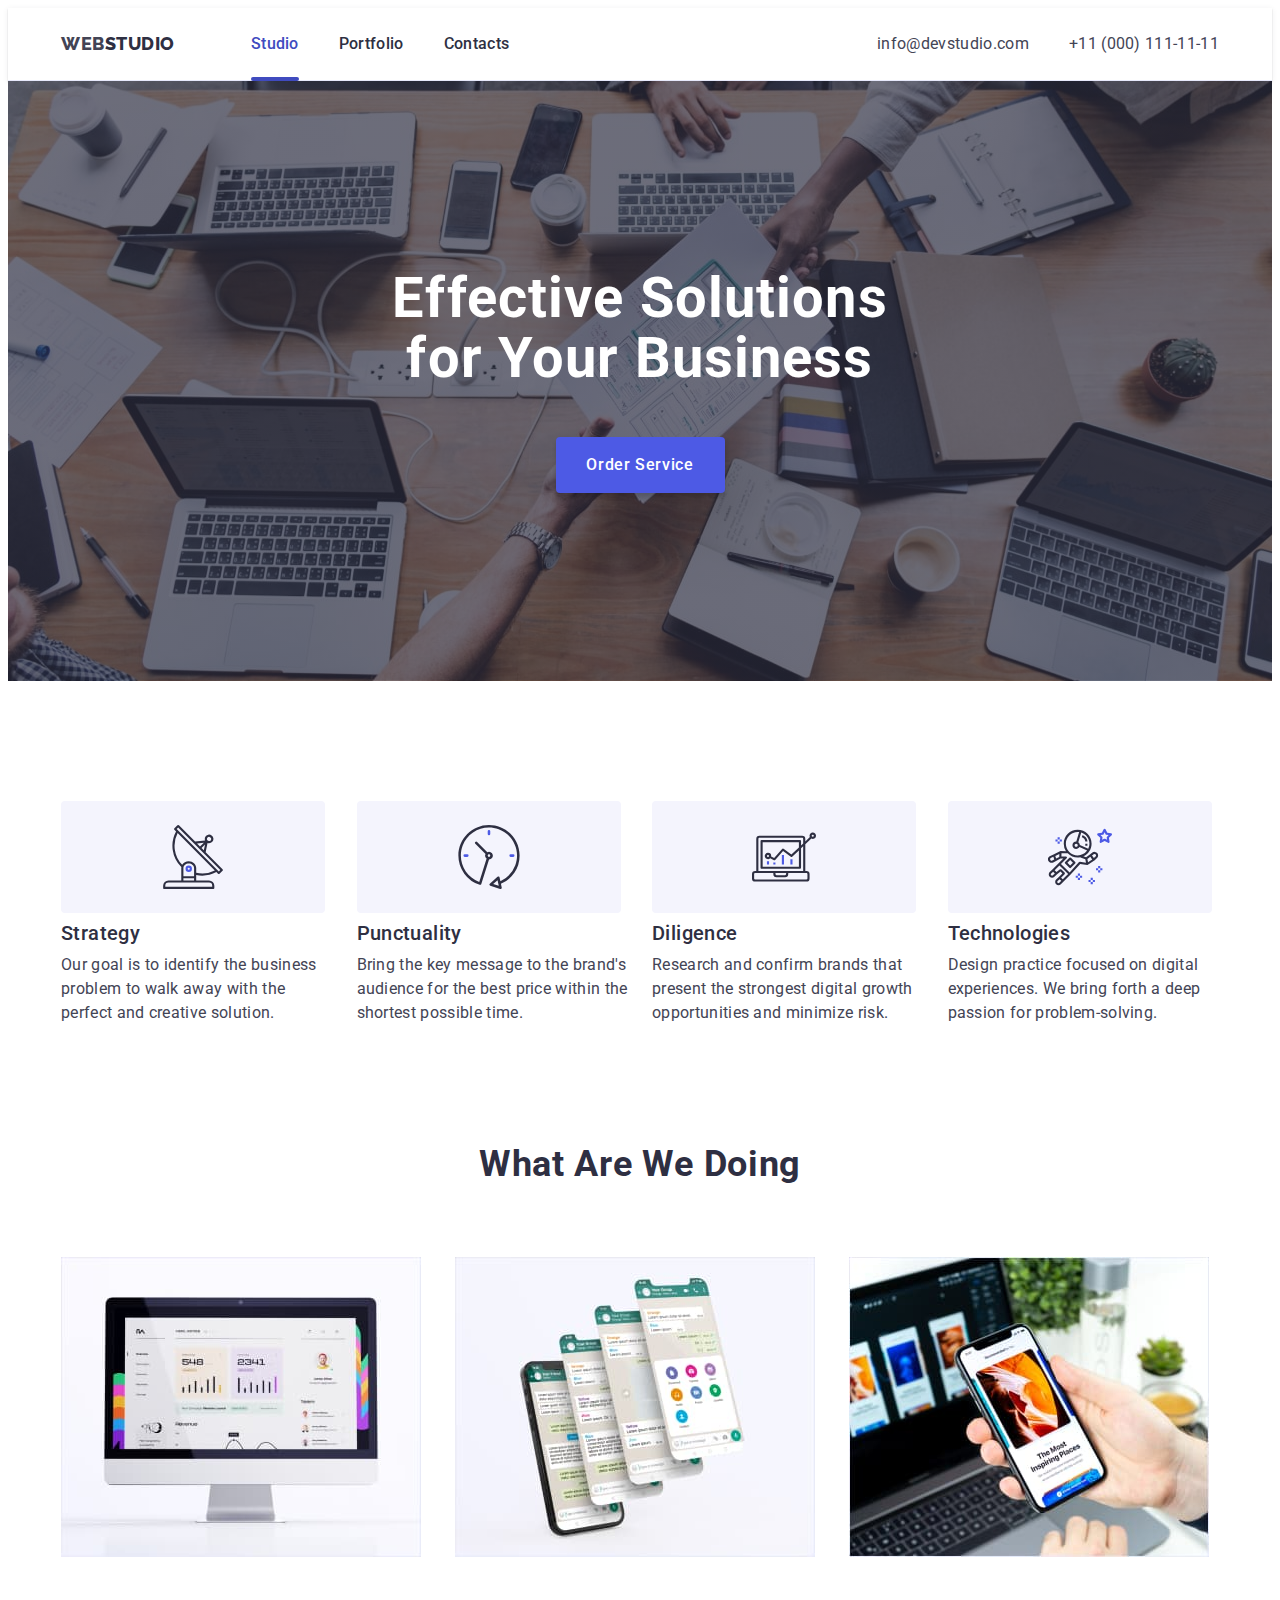
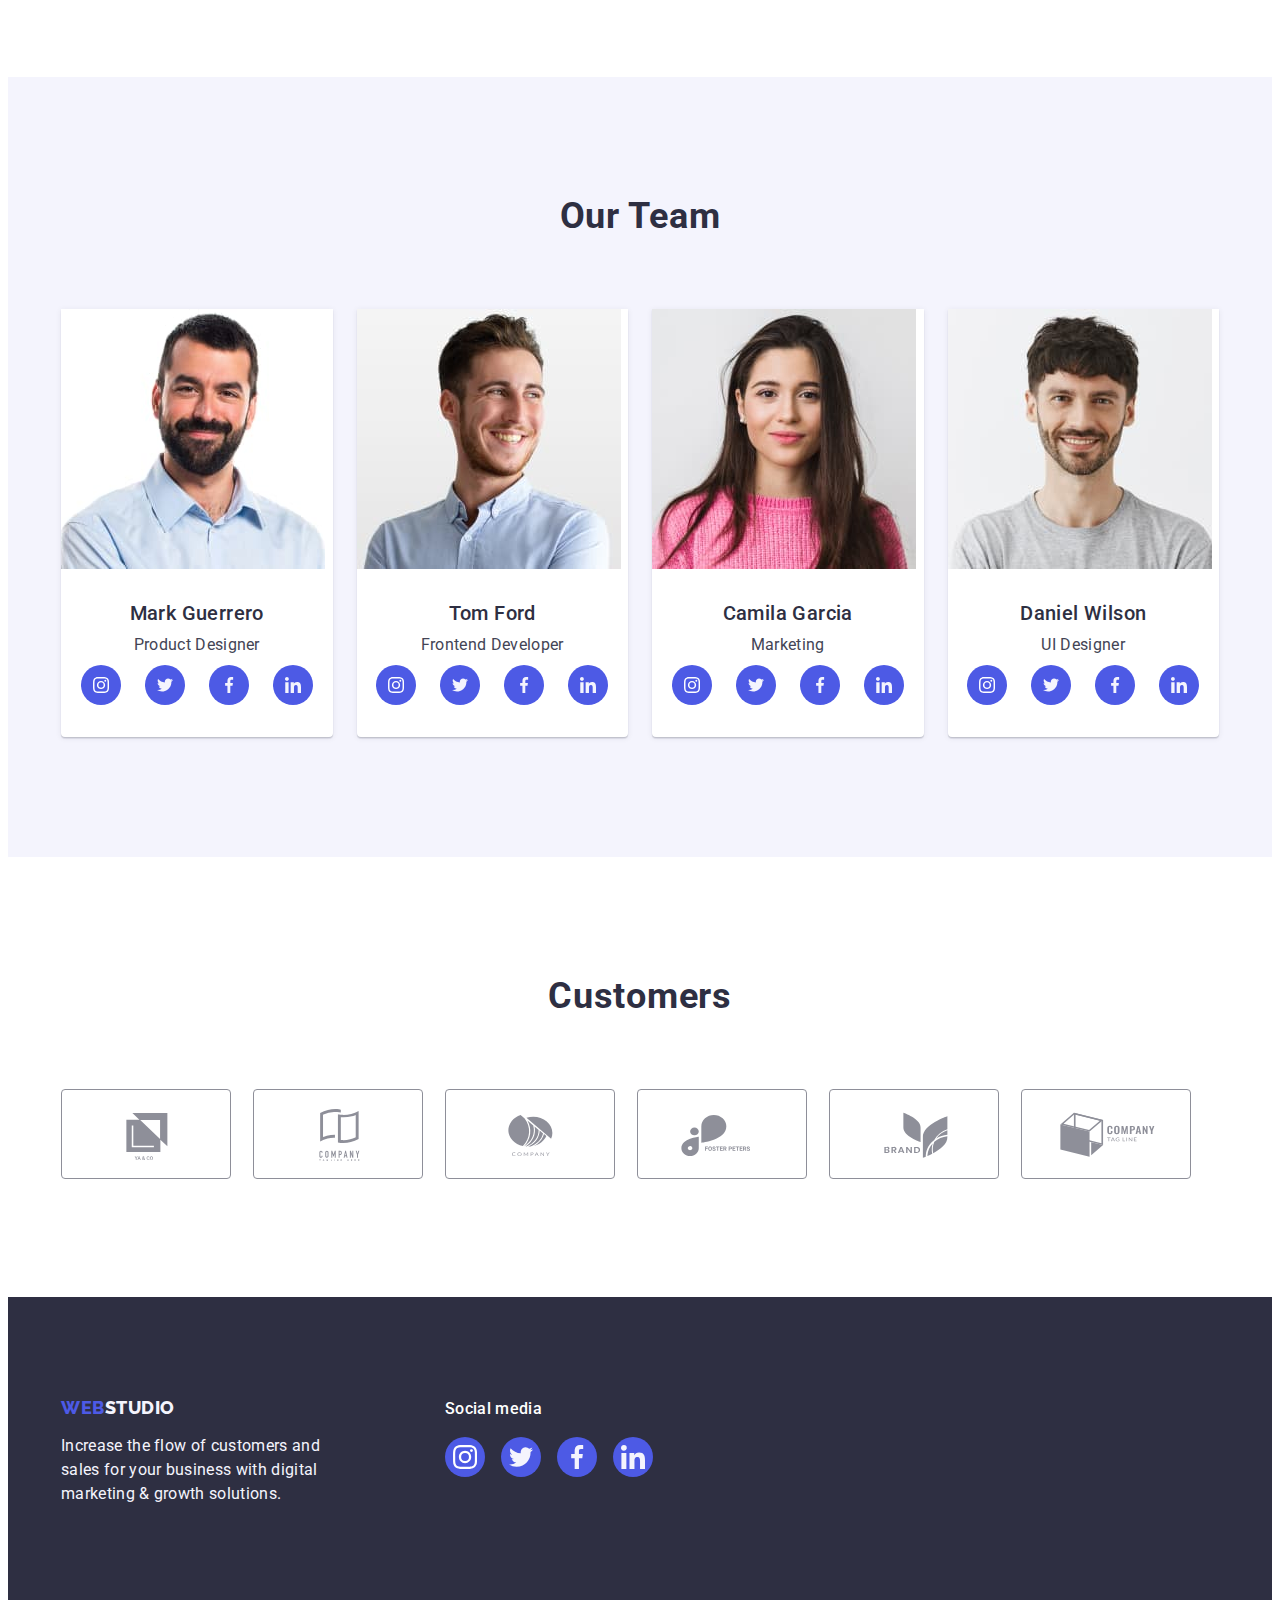
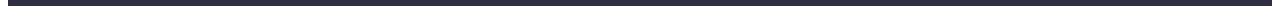
<file: index.html>
<!DOCTYPE html>
<html lang="en">

<head>
    <meta charset="UTF-8">
    <meta http-equiv="X-UA-Compatible" content="IE=edge">
    <meta name="viewport" content="width=device-width, initial-scale=1.0">
    <title>Document</title>
    <link rel="stylesheet" href="https://cdnjs.cloudflare.com/ajax/libs/modern-normalize/2.0.0/modern-normalize.min.css"
        integrity="sha512-4xo8blKMVCiXpTaLzQSLSw3KFOVPWhm/TRtuPVc4WG6kUgjH6J03IBuG7JZPkcWMxJ5huwaBpOpnwYElP/m6wg=="
        crossorigin="anonymous" referrerpolicy="no-referrer" />
    <link rel="preconnect" href="https://fonts.googleapis.com">
    <link rel="preconnect" href="https://fonts.gstatic.com" crossorigin>
    <link
        href="https://fonts.googleapis.com/css2?family=Raleway:ital,wght@0,800;1,800&family=Roboto:ital,wght@0,400;0,500;0,700;0,900;1,400;1,500;1,700;1,900&display=swap"
        rel="stylesheet">
    <link rel="stylesheet" href="./css/styles.css" />
</head>

<body>
    <header class="header">
        <div class="container header-container">
            <nav class="nav">
                <a href="./index.html" class="logo link">Web<span class="part-logo">Studio</span></a>
                <ul class="page-nav list">
                    <li class="title-nav">
                        <a class="link current" href="./index.html">Studio</a>
                    </li>
                    <li class="title-nav">
                        <a class="link" href="./portfolio.html">Portfolio</a>
                    </li>
                    <li class="title-nav">
                        <a class="link" href="">Contacts</a>
                    </li>
                </ul>
            </nav>
            <address class="address">
                <ul class="address-link list">
                    <li>
                        <a class="link" href="mailto:info@devstudio.com">info@devstudio.com</a>
                    </li>
                    <li>
                        <a class="link" href="tel:+110001111111">+11 (000) 111-11-11</a>
                    </li>
                </ul>
            </address>
        </div>
    </header>
    <main>
        <section class="hero">
            <div class="container container-hero">
                <h1 class="title-hero">
                    Effective Solutions
                    for Your Business
                </h1>
                <button type="button" class="order-button" data-modal-open>Order Service</button>
            </div>
        </section>
        <section class="our-advantages">
            <div class="container container-advantages">
                <h2 hidden class="title visually-hidden">Features</h2>
                <ul class="list list-advantages">
                    <li class="advantages">
                        <div class="icon-adv">
                            <svg class="advantages-icon" width="64" height="64">
                                <use href="./images/icons.svg#icon-antenna"></use>
                            </svg>
                        </div>
                        <h3 class="title-advantages">Strategy</h3>
                        <p class="text">Our goal is to identify the business
                            problem to walk away with the perfect and creative solution. </p>
                    </li>
                    <li class="advantages">
                        <div class="icon-adv">
                            <svg class="advantages-icon" width="64" height="64">
                                <use href="./images/icons.svg#icon-clock"></use>
                            </svg>
                        </div>
                        <h3 class="title-advantages">Punctuality</h3>
                        <p class="text">Bring the key message to the brand's audience for the best price within the
                            shortest
                            possible
                            time.
                        </p>
                    </li>
                    <li class="advantages">
                        <div class="icon-adv">
                            <svg class="advantages-icon" width="64" height="64">
                                <use href="./images/icons.svg#icon-diagram"></use>
                            </svg>
                        </div>
                        <h3 class="title-advantages">Diligence</h3>
                        <p class="text">Research and confirm brands that present the strongest digital growth
                            opportunities
                            and minimize
                            risk.</p>
                    </li>
                    <li class="advantages">
                        <div class="icon-adv">
                            <svg class="advantages-icon" width="64" height="64">
                                <use href="./images/icons.svg#icon-astronaut"></use>
                            </svg>
                        </div>
                        <h3 class="title-advantages">Technologies</h3>
                        <p class="text">Design practice focused on digital experiences. We bring forth a deep passion
                            for
                            problem-solving.
                        </p>
                    </li>
                </ul>
            </div>
        </section>
        <section class="our-work">
            <div class="container work-container">
                <h2 class="exempl-work">What are we doing</h2>
                <ul class="list list-work">
                    <li class="work-photo"><img src="./images/img_1.jpg" alt="monitor of PC" width="360" height="300">
                    </li>
                    <li class="work-photo"><img src="./images/img_2.jpg" alt="phone screen" width="360" height="300">
                    </li>
                    <li class="work-photo"><img src="./images/img_3.jpg" alt="screen laptop and phone" width="360"
                            height="300"></li>
                </ul>
            </div>
        </section>
        <section class="our-team">
            <div class="container team-container">
                <h2 class="our-team-title">Our Team</h2>
                <ul class="list team">
                    <li class="photo-team">
                        <img src="./images/img.jpg" alt="photo of Mark Guerrero" width="264" height="260">
                        <div class="team-text">
                            <h3 class="title-h">Mark Guerrero</h3>
                            <p class="text">Product Designer</p>
                            <ul class="group-social-icon">
                                <li class="social-icon-link">
                                <a href="#" class="social-icon">
                                    <svg class="soc-icon" width="16" height="16">
                                        <use href="./images/icons.svg#icon-instagram"></use>
                                    </svg>
                                </a></li>
                                <li class="social-icon-link">
                                <a href="#"  class="social-icon">
                                    <svg class="soc-icon" width="16" height="16">
                                        <use href="./images/icons.svg#icon-twitter"></use>
                                    </svg>
                                </a></li>
                                <li class="social-icon-link">
                                <a href="#"  class="social-icon">
                                    <svg class="soc-icon" width="16" height="16">
                                        <use href="./images/icons.svg#icon-facebook"></use>
                                    </svg>
                                </a></li>
                                <li class="social-icon-link">
                                <a href="#" class="social-icon">
                                    <svg class="soc-icon" width="16" height="16">
                                        <use href="./images/icons.svg#icon-linkedin"></use>
                                    </svg>
                                </a></li>
                            </ul>
                        </div>
                    </li>
                    <li class="photo-team">
                        <img src="./images/img_12.jpg" alt="photo of Tom Ford" width="264" height="260">
                        <div class="team-text">
                            <h3 class="title-h">Tom Ford</h3>
                            <p class="text">Frontend Developer</p>
                            <ul class="group-social-icon">
                                <li class="social-icon-link">
                                <a href="#" class="social-icon">
                                    <svg class="soc-icon" width="16" height="16">
                                        <use href="./images/icons.svg#icon-instagram"></use>
                                    </svg>
                                </a></li>
                                <li class="social-icon-link">
                                <a href="#"  class="social-icon">
                                    <svg class="soc-icon" width="16" height="16">
                                        <use href="./images/icons.svg#icon-twitter"></use>
                                    </svg>
                                </a></li>
                                <li class="social-icon-link">
                                <a href="#"  class="social-icon">
                                    <svg class="soc-icon" width="16" height="16">
                                        <use href="./images/icons.svg#icon-facebook"></use>
                                    </svg>
                                </a></li>
                                <li class="social-icon-link">
                                <a href="#" class="social-icon">
                                    <svg class="soc-icon" width="16" height="16">
                                        <use href="./images/icons.svg#icon-linkedin"></use>
                                    </svg>
                                </a></li>
                            </ul>
                        </div>
                    </li>
                    <li class="photo-team">
                        <img src="./images/img_22.jpg" alt="photo of Camila Garcia" width="264" height="260">
                        <div class="team-text">
                            <h3 class="title-h">Camila Garcia</h3>
                            <p class="text">Marketing</p>
                            <ul class="group-social-icon">
                                <li class="social-icon-link">
                                <a href="#" class="social-icon">
                                    <svg class="soc-icon" width="16" height="16">
                                        <use href="./images/icons.svg#icon-instagram"></use>
                                    </svg>
                                </a></li>
                                <li class="social-icon-link">
                                <a href="#"  class="social-icon">
                                    <svg class="soc-icon" width="16" height="16">
                                        <use href="./images/icons.svg#icon-twitter"></use>
                                    </svg>
                                </a></li>
                                <li class="social-icon-link">
                                <a href="#"  class="social-icon">
                                    <svg class="soc-icon" width="16" height="16">
                                        <use href="./images/icons.svg#icon-facebook"></use>
                                    </svg>
                                </a></li>
                                <li class="social-icon-link">
                                <a href="#" class="social-icon">
                                    <svg class="soc-icon" width="16" height="16">
                                        <use href="./images/icons.svg#icon-linkedin"></use>
                                    </svg>
                                </a></li>
                            </ul>
                        </div>
                    </li>
                    <li class="photo-team">
                        <img src="./images/img_32.jpg" alt="photo of Daniel Wilson" width="264" height="260">
                        <div class="team-text">
                            <h3 class="title-h">Daniel Wilson</h3>
                            <p class="text">UI Designer</p>
                            <ul class="group-social-icon">
                                <li class="social-icon-link">
                                <a href="#" class="social-icon">
                                    <svg class="soc-icon" width="16" height="16">
                                        <use href="./images/icons.svg#icon-instagram"></use>
                                    </svg>
                                </a></li>
                                <li class="social-icon-link">
                                <a href="#"  class="social-icon">
                                    <svg class="soc-icon" width="16" height="16">
                                        <use href="./images/icons.svg#icon-twitter"></use>
                                    </svg>
                                </a></li>
                                <li class="social-icon-link">
                                <a href="#"  class="social-icon">
                                    <svg class="soc-icon" width="16" height="16">
                                        <use href="./images/icons.svg#icon-facebook"></use>
                                    </svg>
                                </a></li>
                                <li class="social-icon-link">
                                <a href="#" class="social-icon">
                                    <svg class="soc-icon" width="16" height="16">
                                        <use href="./images/icons.svg#icon-linkedin"></use>
                                    </svg>
                                </a></li>
                            </ul>
                        </div>
                    </li>
                </ul>
            </div>
        </section>
        <section class="customers">
            <div class="container customers-conteiner">
                <h2 class="customers-title">Customers</h2>
                <ul class="group-icon-customers">
                    <li class="border-icon">
                        <a  href="#" class="icon-group link">
                        <svg class="customers-icon" width="104" height="56">
                            <use href="./images/icons.svg#icon-Logo"></use>
                        </svg></a>
                    </li>
                    <li class="border-icon"> 
                        <a href="#"  class="icon-group link">
                        <svg class="customers-icon" width="104" height="56">
                            <use href="./images/icons.svg#icon-Logo-1"></use>
                        </svg></a>
                    </li>
                    <li class="border-icon"> 
                        <a href="#"  class="icon-group link">
                        <svg class="customers-icon" width="104" height="56">
                            <use href="./images/icons.svg#icon-Logo-2"></use>
                        </svg></a>
                    </li>
                   <li class="border-icon"> 
                        <a  href="#" class="icon-group link">
                        <svg class="customers-icon" width="104" height="56">
                            <use href="./images/icons.svg#icon-Logo-3"></use>
                        </svg></a>
                    </li>
                    <li class="border-icon"> 
                        <a  href="#" class="icon-group link">
                        <svg class="customers-icon" width="104" height="56">
                            <use href="./images/icons.svg#icon-Logo-4"></use>
                        </svg></a>
                    </li>
                    <li class="border-icon"> 
                        <a href="#"  class="icon-group link">
                        <svg class="customers-icon" width="104" height="56">
                            <use href="./images/icons.svg#icon-Logo-5"></use>
                        </svg></a>
                    </li>
                </ul>
            </div>
        </section>
    </main>
    <footer class="footer">
        <div class="container container-foot">
            <div class="about-us">
            <a href="./index.html" class="logo-two link">Web<span class="part-logo-two">Studio</span></a>
            <p class="footer-text text">Increase the flow of customers and sales for your business with digital
                marketing & growth solutions.</p>
            </div>
        
        <div class="container-foot-social">
            <p class="title-soc-foot">Social media</p>
            <ul class="group-foot-icon">
                <li class="social-link-foot">
                <a href="#" class="social-icon-foot">
                    <svg class="soc-icon-foot" width="24" height="24">
                        <use href="./images/icons.svg#icon-instagram"></use>
                    </svg>
                </a></li>
                <li class="social-link-foot">
                    <a href="#" class="social-icon-foot">
                        <svg class="soc-icon-foot" width="24" height="24">
                        <use href="./images/icons.svg#icon-twitter"></use>
                    </svg>
                </a></li>
                <li class="social-link-foot">
                    <a href="#" class="social-icon-foot">
                        <svg class="soc-icon-foot" width="24" height="24">
                        <use href="./images/icons.svg#icon-facebook"></use>
                    </svg>
                </a></li>
                <li class="social-link-foot">
                    <a href="#" class="social-icon-foot">
                        <svg class="soc-icon-foot" width="24" height="24">
                        <use href="./images/icons.svg#icon-linkedin"></use>
                    </svg>
                </a></li>
            </ul>
        </div>
    </div>
    </footer>
    <div  class="backdrop is-hidden" data-modal>
        <div class="modal">
            <button type="button" class="button-close" data-modal-close>
                <svg class="icon-mode" width="8" height="8">
                    <use href="./images/icons.svg#icon-close"></use>
                </svg>
            </button>
        </div>
    </div>
    <script src="./js/modal.js"></script>

</body>

</html>
</file>
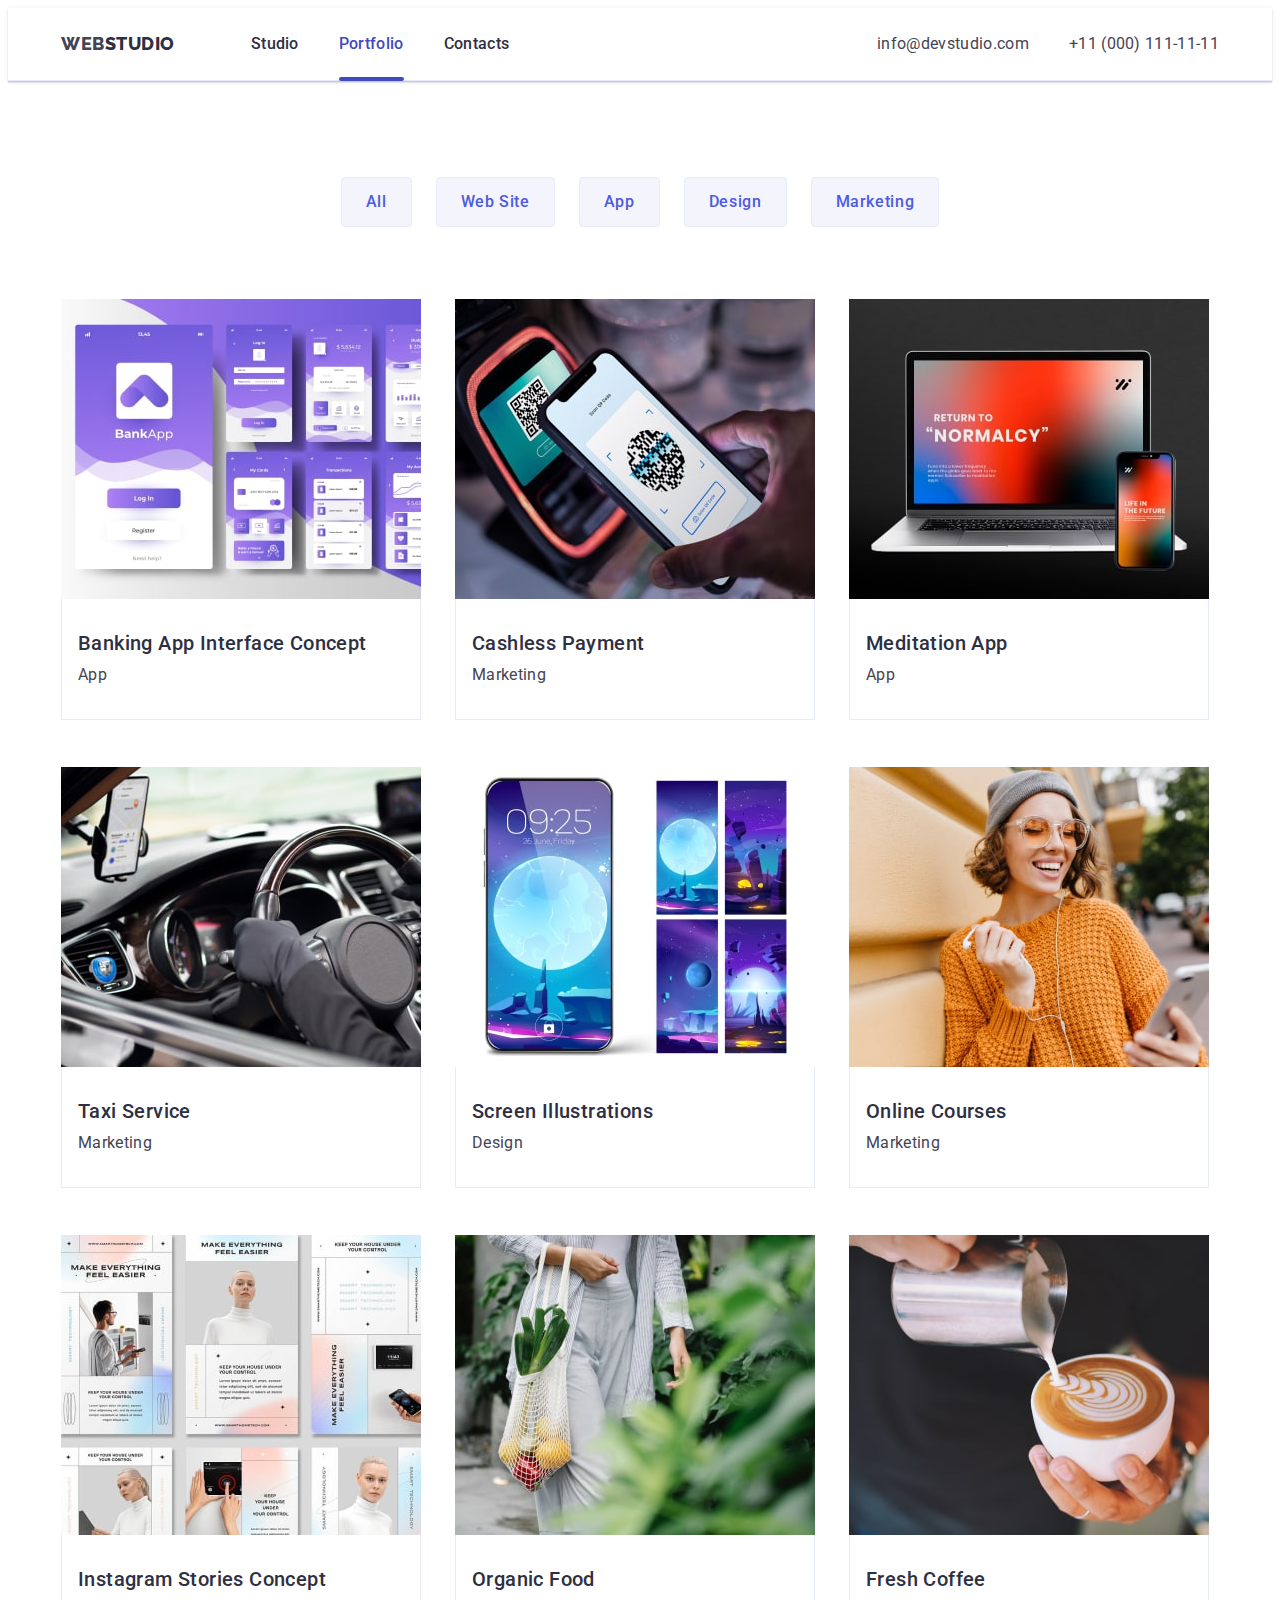
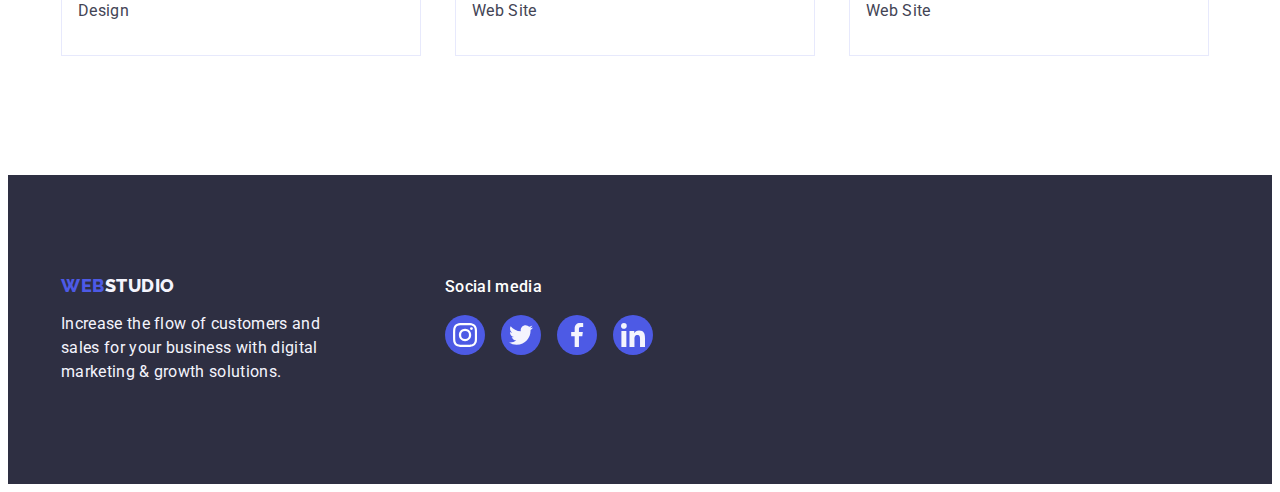
<file: portfolio.html>
<!DOCTYPE html>
<html lang="en">

<head>
    <meta charset="UTF-8">
    <meta http-equiv="X-UA-Compatible" content="IE=edge">
    <meta name="viewport" content="width=device-width, initial-scale=1.0">
    <title>Document</title>
    <link rel="stylesheet" href="https://cdnjs.cloudflare.com/ajax/libs/modern-normalize/2.0.0/modern-normalize.min.css"
        integrity="sha512-4xo8blKMVCiXpTaLzQSLSw3KFOVPWhm/TRtuPVc4WG6kUgjH6J03IBuG7JZPkcWMxJ5huwaBpOpnwYElP/m6wg=="
        crossorigin="anonymous" referrerpolicy="no-referrer" />
    <link rel="preconnect" href="https://fonts.googleapis.com">
    <link rel="preconnect" href="https://fonts.googleapis.com">
    <link rel="preconnect" href="https://fonts.gstatic.com" crossorigin>
    <link
        href="https://fonts.googleapis.com/css2?family=Raleway:ital,wght@0,800;1,800&family=Roboto:ital,wght@0,400;0,500;0,700;0,900;1,400;1,500;1,700;1,900&display=swap"
        rel="stylesheet">
    <link rel="stylesheet" href="./css/styles.css" />
</head>

<body>
    <header class="header">
        <div class="container header-container">
            <nav class="nav">
                <a href="./index.html" class="logo link">Web<span class="part-logo">Studio</span></a>
                <ul class="page-nav list">
                    <li class="title-nav">
                        <a class="link" href="./index.html">Studio</a>
                    </li>
                    <li class="title-nav">
                        <a class="link current" href="./portfolio.html">Portfolio</a>
                    </li>
                    <li class="title-nav">
                        <a class="link" href="">Contacts</a>
                    </li>
                </ul>
            </nav>
            <address class="address">
                <ul class="address-link list">
                    <li>
                        <a class="link" href="mailto:info@devstudio.com">info@devstudio.com</a>
                    </li>
                    <li>
                        <a class="link" href="tel:+110001111111">+11 (000) 111-11-11</a>
                    </li>
                </ul>
            </address>
        </div>
    </header>
    <main>
        <section class="portfolio-content">
            <div class="all-main container">

                <h1 hidden class="visually-hidden">Filter</h1>
                <ul class="list button-list">
                    <li><button class="filter-button" type="button">All</button></li>
                    <li><button class="filter-button" type="button">Web Site</button></li>
                    <li><button class="filter-button" type="button">App</button></li>
                    <li><button class="filter-button" type="button">Design</button></li>
                    <li><button class="filter-button" type="button">Marketing</button></li>
                </ul>


                <ul class="list content-list">
                    <li class="part-content">
                        <a href="" class="link one-exempl">
                            <div class="father-block">
                                <img src="./images/p_1.jpg" alt="banking app" width="360" height="300">
                                <p class="block-cover">
                                    14 Stylish and User-Friendly App Design Concepts ·
                                    Task Manager App · Calorie Tracker
                                    App · Exotic Fruit Ecommerce App ·
                                    Cloud Storage App</p>
                            </div>
                            <div class="text-exemple">
                                <h2 class="exempl">Banking App Interface Concept</h2>
                                <p class="text">App</p>
                            </div>

                        </a>
                    </li>
                    <li class="part-content">
                        <a href="" class="link one-exempl">
                            <div class="father-block">
                                <img src="./images/p_2.jpg" alt="banking app" width="360" height="300">
                                <p class="block-cover">
                                    14 Stylish and User-Friendly App Design Concepts ·
                                    Task Manager App · Calorie Tracker
                                    App · Exotic Fruit Ecommerce App ·
                                    Cloud Storage App</p>
                            </div>
                            <div class="text-exemple">
                                <h2 class="exempl">Cashless Payment</h2>
                                <p class="text">Marketing</p>
                            </div>
                        </a>
                    </li>
                    <li class="part-content">
                        <a href="" class="link one-exempl">
                            <div class="father-block">
                                <img src="./images/p_3.jpg" alt="banking app" width="360" height="300">
                                <p class="block-cover">
                                    14 Stylish and User-Friendly App Design Concepts ·
                                    Task Manager App · Calorie Tracker
                                    App · Exotic Fruit Ecommerce App ·
                                    Cloud Storage App</p>
                            </div>
                            <div class="text-exemple">
                                <h2 class="exempl">Meditation App</h2>
                                <p class="text">App</p>
                            </div>
                        </a>
                    </li>

                    <li class="part-content">
                        <a href="" class="link one-exempl">
                            <div class="father-block">
                                <img src="./images/p_4.jpg" alt="banking app" width="360" height="300">
                                <p class="block-cover">
                                    14 Stylish and User-Friendly App Design Concepts ·
                                    Task Manager App · Calorie Tracker
                                    App · Exotic Fruit Ecommerce App ·
                                    Cloud Storage App</p>
                            </div>
                            <div class="text-exemple">
                                <h2 class="exempl">Taxi Service</h2>
                                <p class="text">Marketing</p>
                            </div>
                        </a>
                    </li>
                    <li class="part-content">
                        <a href="" class="link one-exempl">
                            <div class="father-block">
                                <img src="./images/p_5.jpg" alt="banking app" width="360" height="300">
                                <p class="block-cover">
                                    14 Stylish and User-Friendly App Design Concepts ·
                                    Task Manager App · Calorie Tracker
                                    App · Exotic Fruit Ecommerce App ·
                                    Cloud Storage App</p>
                            </div>
                            <div class="text-exemple">
                                <h2 class="exempl">Screen Illustrations</h2>
                                <p class="text">Design</p>
                            </div>
                        </a>
                    </li>
                    <li class="part-content">
                        <a href="" class="link one-exempl">
                            <div class="father-block">
                                <img src="./images/p_6.jpg" alt="banking app" width="360" height="300">
                                <p class="block-cover">
                                    14 Stylish and User-Friendly App Design Concepts ·
                                    Task Manager App · Calorie Tracker
                                    App · Exotic Fruit Ecommerce App ·
                                    Cloud Storage App</p>
                            </div>
                            <div class="text-exemple">
                                <h2 class="exempl">Online Courses</h2>
                                <p class="text">Marketing</p>
                            </div>
                        </a>
                    </li>

                    <li class="part-content">
                        <a href="" class="link one-exempl">
                            <div class="father-block">
                                <img src="./images/p_7.jpg" alt="banking app" width="360" height="300">
                                <p class="block-cover">
                                    14 Stylish and User-Friendly App Design Concepts ·
                                    Task Manager App · Calorie Tracker
                                    App · Exotic Fruit Ecommerce App ·
                                    Cloud Storage App</p>
                            </div>
                            <div class="text-exemple">
                                <h2 class="exempl">Instagram Stories Concept</h2>
                                <p class="text">Design</p>
                            </div>
                        </a>
                    </li>
                    <li class="part-content">
                        <a href="" class="link one-exempl">
                            <div class="father-block">
                                <img src="./images/p_8.jpg" alt="banking app" width="360" height="300">
                                <p class="block-cover">
                                    14 Stylish and User-Friendly App Design Concepts ·
                                    Task Manager App · Calorie Tracker
                                    App · Exotic Fruit Ecommerce App ·
                                    Cloud Storage App</p>
                            </div>
                            <div class="text-exemple">
                                <h2 class="exempl">Organic Food</h2>
                                <p class="text">Web Site</p>
                            </div>
                        </a>
                    </li>
                    <li class="part-content">
                        <a href="" class="link one-exempl">
                            <div class="father-block">
                                <img src="./images/p_9.jpg" alt="banking app" width="360" height="300">
                                <p class="block-cover">
                                    14 Stylish and User-Friendly App Design Concepts ·
                                    Task Manager App · Calorie Tracker
                                    App · Exotic Fruit Ecommerce App ·
                                    Cloud Storage App</p>
                            </div>
                            <div class="text-exemple">
                                <h2 class="exempl">Fresh Coffee</h2>
                                <p class="text">Web Site</p>
                            </div>
                        </a>
                    </li>

                </ul>

            </div>
        </section>
    </main>
    <footer class="footer">
        <div class="container container-foot">
            <div class="about-us">
                <a href="./index.html" class="logo-two link">Web<span class="part-logo-two">Studio</span></a>
                <p class="footer-text text">Increase the flow of customers and sales for your business with digital
                    marketing & growth solutions.</p>
            </div>

            <div class="container-foot-social">
                <p class="title-soc-foot">Social media</p>
                <ul class="group-foot-icon">
                    <li class="social-link-foot">
                        <a href="#" class="social-icon-foot">
                            <svg class="soc-icon-foot" width="24" height="24">
                                <use href="./images/icons.svg#icon-instagram"></use>
                            </svg>
                        </a>
                    </li>
                    <li class="social-link-foot">
                        <a href="#" class="social-icon-foot">
                            <svg class="soc-icon-foot" width="24" height="24">
                                <use href="./images/icons.svg#icon-twitter"></use>
                            </svg>
                        </a>
                    </li>
                    <li class="social-link-foot">
                        <a href="#" class="social-icon-foot">
                            <svg class="soc-icon-foot" width="24" height="24">
                                <use href="./images/icons.svg#icon-facebook"></use>
                            </svg>
                        </a>
                    </li>
                    <li class="social-link-foot">
                        <a href="#" class="social-icon-foot">
                            <svg class="soc-icon-foot" width="24" height="24">
                                <use href="./images/icons.svg#icon-linkedin"></use>
                            </svg>
                        </a>
                    </li>
                </ul>
            </div>
        </div>
    </footer>
</body>

</html>
</file>
<file: css/styles.css>
:root {
    --site-color: #434455;
    --site-color-two: #2E2F42;
    --button-color-logo: #4D5AE5;
    --focus-button: #404BBF;
    --light-background: #F4F4FD;
    --white: #FFFFFF;
    --transition: 250ms cubic-bezier(0.4, 0, 0.2, 1);
}

body {
    color: var(--site-color);
    font-family: "Roboto", sans-serif;
    font-size: 16px;
    background-color: var(--white);
}

/* глобальне скидання стилів */
p,
h1,
h2,
h3,
h4,
h5,
h6 {
    margin-top: 0;
    margin-bottom: 0;
}

ul {
    margin-top: 0;
    margin-bottom: 0;
    list-style-type: none;
    padding-left: 0;
}

img {
    display: block;
    
}

/* глобальне скидання стилів */
h1 {
    font-weight: bold;
    font-size: 56px;
    line-height: 1.07;
    text-align: center;
    letter-spacing: 0.02em;
}

h2 {
    font-weight: bold;
    font-size: 36px;
    text-align: center;
    line-height: 1.11;
    text-transform: capitalize;
    letter-spacing: 0.02em;
    color: var(--site-color-two);
}

h3 {
    font-weight: 500;
    font-size: 20px;
    line-height: 1.2;
    letter-spacing: 0.02em;
    color: var(--site-color-two);
}



footer {
    background-color: var(--site-color-two);
}

.visually-hidden {
    position: absolute;
    width: 1px;
    height: 1px;
    margin: -1px;
    border: 0;
    padding: 0;
    white-space: nowrap;
    clip-path: inset(100%);
    clip: rect(0 0 0 0);
    overflow: hidden;
}

.list {
    list-style-type: none;
    padding-left: 0;
}

.link {
    text-decoration: none;
}

.container {
    width: 100%;
    max-width: 1158px;
    /* display: flex;
    flex-direction: row; */
    margin-left: auto;
    margin-right: auto;
    padding-right: 15px;
    padding-left: 15px;
}

/*!--------header------*/
header {
    border-bottom: 1px solid #E7E9FC;
 box-shadow: 0px 2px 1px rgba(46, 47, 66, 0.08), 
   0px 1px 1px rgba(46, 47, 66, 0.16), 
   0px 1px 6px rgba(46, 47, 66, 0.08); 

}

nav {
    display: flex;
    flex-direction: row;
    align-items: center;
    
    
}

.header-container {
    display: flex;
    align-items: center;
  
}

.page-nav {
    display: flex;
    justify-content: space-between;
    gap: 40px;
   
}

.page-nav .link {
    display: flex;
    color: var(--site-color-two);
    font-size: 16px;
    font-weight: 500;
    line-height: 1.5;
    letter-spacing: 0.02em;
    padding: 24px 0;
    transition: color 250ms cubic-bezier(0.4, 0, 0.2, 1);
}

.page-nav .link:hover,
.page-nav .link:focus {
    color: var(--focus-button);
}

.logo {
    margin-right: 76px;
}

address {
    display: flex;
    align-items: center;
    margin-left: auto;

}

.address-link {
    display: flex;
    font-style: normal;
    gap: 40px;
    
}

.address-link .link {
    font-family: "Roboto", sans-serif;
    color: var(--site-color);
    line-height: 1.5;
    letter-spacing: 0.02em;
    transition: color 250ms cubic-bezier(0.4, 0, 0.2, 1);
}

.address-link .link:hover,
.address-link .link:focus {
    color: var(--focus-button);
}
.title-nav .current{
    color: var(--focus-button);
}
.current {
    position: relative;
 
}

.current::after{
    content: "";
    position: absolute;
    width: 100%;
    height: 4px;
    background-color: var(--focus-button);
    border-radius: 2px;
    left: 0;
    bottom: -1px;
}
/* header end */
/* main */
/* 1section */
.hero {
    display: flex;
    background-color: var(--site-color-two);
    color: var(--white);
    padding: 188px 0;
    background-image:  linear-gradient(rgba(46, 47, 66, 0.7), rgba(46, 47, 66, 0.7)), url(../images/people-office.jpg);
    background-position: center;
    background-size: cover;
    max-width: 1440px;
    background-repeat: no-repeat;
    margin: 0 auto;
}

.container-hero {
    display: flex;
    flex-direction: column;
    justify-content: center;
    align-items: center;
    gap: 48px;

}

.title-hero {
    display: flex;
    max-width: 496px;
}


.order-button {
    font-family: "Roboto", sans-serif;
    background: var(--button-color-logo);
    color: var(--white);
    font-weight: 500;
    font-size: 16px;
    line-height: 1.5;
    text-align: center;
    letter-spacing: 0.04em;
    cursor: pointer;
    display: block;
    margin: auto;
    min-width: 169px;
    height: 56px;
    border: none;
    box-shadow: 0px 4px 4px rgba(0, 0, 0, 0.15);
    border-radius: 4px;
    transition: background-color var(--transition);
}


.order-button:hover,
.order-button:focus {
    background-color: var(--focus-button);
}


/* 1section */
/* 2section */
.our-advantages {
    padding: 120px 0;
}

.container-advantages {
    display: flex;
}

.list-advantages {
    display: flex;
    gap: 24px;
}

.icon-adv {
    width: 264px;
    height: 112px;
    background: #F4F4FD;
    border-radius: 4px;
    margin-bottom: 8px;
    display: flex;
    align-items: center;
    justify-content: center;
}

.advantages {
    display: flex;
    flex-direction: column;
    width: calc((100% - 72px));

}

.title-advantages {
    margin-bottom: 8px;
}

.text {
    color: var(--site-color);
    line-height: 1.5;
    letter-spacing: 0.02em;
}

/* 2section */
/* 3section */
.our-work {
    padding-bottom: 120px;
}

.work-container {
    display: block;
    align-items: center;

}

.exempl-work {
    margin-bottom: 72px;
}

.list-work {
    display: flex;
    flex-direction: row;
    justify-content: space-between;
    gap: 24px;

}

.work-photo {
    width: calc((100% - 48px) / 3);
}

/* 3section */
/* 4section */
.team-container {
    display: block;
}

.our-team {
    background: var(--light-background);
    padding: 120px 0;
}

.our-team-title {
    text-align: center;
    margin-bottom: 72px;
}

.team {
    display: flex;
    flex-direction: row;
    gap: 24px;
}

.team-text {
    padding: 32px 0px;
}

.title-h {
    margin-bottom: 8px;
}

.photo-team {
    justify-content: center;
    align-items: center;
    background-color: var(--white);
    text-align: center;
    box-shadow: 0px 1px 6px rgba(46, 47, 66, 0.08), 0px 1px 1px rgba(46, 47, 66, 0.16), 0px 2px 1px rgba(46, 47, 66, 0.08);
    border-radius: 0px 0px 4px 4px;
}

.photo-team {
    width: calc((100% - 48px) / 3);
}
.social-icon{
    width: 100%;
    height: 100%;
    background-color: var(--button-color-logo);
    border-radius: 50%;
    display: flex;
    align-items: center;
    justify-content: center;
    transition: background-color 250ms cubic-bezier(0.4, 0, 0.2, 1);
}
.social-icon:hover,
.social-icon:focus {
    background-color: #404BBF;
}

.soc-icon {
    margin: 12px;
    fill: var(--light-background);
}

.group-social-icon {
    display: flex;
    gap: 24px;
    margin-top: 8px;
    justify-content: center;
}

/* 4section */
/* footer */
.footer-text {
    color: var(--light-background);
    width: 264px;
}

.footer {
    padding: 100px 0;
}

.logo {

    font-family: 'Raleway', sans-serif;
    font-weight: 800;
    font-size: 18px;
    line-height: 1.17;
    color: var(--button-color-log);
    letter-spacing: 0.03em;
    text-transform: uppercase;
}

.container-foot {
    display: flex;
    
    align-items: baseline;
}
.about-us{
    margin-right: 120px;
}
.logo-two {
    display: inline-block;
    margin-bottom: 16px;
    font-family: 'Raleway', sans-serif;
    font-weight: 800;
    font-size: 18px;
    line-height: 1.17;
    color: var(--button-color-logo);
    letter-spacing: 0.03em;
    text-transform: uppercase;
}

.part-logo-two {
    color: var(--light-background);
    display: inline-block;
}

.part-logo {
    color: var(--site-color-two);
}

.title-soc-foot {
    font-weight: 500;
    letter-spacing: 0.02em;
    color: var(--white);
    font-size: 16px;
    margin-bottom: 16px;
    line-height: 1.5;
}

.group-foot-icon {
    display: flex;
    gap: 16px;

}

.soc-icon-foot {
    margin: 8px;
    fill: var(--light-background);
}
.social-icon-foot{
    width: 100%;
    height: 100%;
    background-color: var(--button-color-logo);
    display: flex;
    align-items: center;
    justify-content: center;
    border-radius: 50%;
    transition: background-color 250ms cubic-bezier(0.4, 0, 0.2, 1);
}
.social-icon-foot:hover,
.social-icon-foot:focus {
    background-color: #31D0AA;
}

/* section5 */
.customers{
padding-top: 120px;
padding-bottom: 120px;
}
.customers-title {
    margin-bottom: 72px;
}



.icon-group {
    width: 100%;
    height: 100%;
    color: #8E8F99;
    border: 1px solid #8E8F99;
    border-radius: 4px;
    display: flex;
    align-items: center;
    justify-content: center;
    transition: border-color 250ms cubic-bezier(0.4, 0, 0.2, 1),
     color 250ms cubic-bezier(0.4, 0, 0.2, 1); 
}

.icon-group:hover,
.icon-group:focus {
    color: #404BBF;
    border: 1px solid #404BBF;
}

.border-icon {
    width: 168px;
    height: 88px;
}

.customers-icon {
    fill: currentColor;
}

.group-icon-customers {
    display: flex;
    gap: 24px;
}

/* portfolio */
.portfolio-content {
    display: flex;
    flex-direction: column;
    align-items: center;
    padding-top: 96px;
    padding-bottom: 120px;
}

.exempl {
    font-weight: 500;
    font-size: 20px;
    line-height: 1.2;
    letter-spacing: 0.02em;
    color: var(--site-color-two);
    text-align: left;
    margin-bottom: 8px;
}

.button-list {
    display: flex;
    gap: 24px;
    margin-bottom: 72px;
    justify-content: center;

}

.filter-button {
    background: var(--light-background);
    font-weight: 500;
    font-size: 16px;
    line-height: 1.5;
    letter-spacing: 0.04em;
    color: var(--button-color-logo);
    cursor: pointer;
    font-family: "Roboto", sans-serif;
    box-sizing: border-box;

    display: flex;
    flex-direction: row;
    justify-content: center;
    align-items: center;
    padding: 12px 24px;
    border: 1px solid #E7E9FC;
    border-radius: 4px;
   transition: color 250ms cubic-bezier(0.4, 0, 0.2, 1),
    background-color 250ms cubic-bezier(0.4, 0, 0.2, 1),
     border-color 250ms cubic-bezier(0.4, 0, 0.2, 1),
      box-shadow 250ms cubic-bezier(0.4, 0, 0.2, 1); 
}

.filter-button:hover,
.filter-button:focus {
    background: var(--focus-button);
    color: var(--white);
    border: 1px solid transparent;
    box-shadow: 0px 3px 1px rgba(0, 0, 0, 0.1),
        0px 2px 1px rgba(0, 0, 0, 0.08),
        0px 2px 2px rgba(0, 0, 0, 0.12);
}

.content-list {
    display: flex;
    flex-wrap: wrap;
    justify-content: center;
    column-gap: 24px;
    row-gap: 48px;
    justify-content: center;
}

.part-content {
    width: calc((100% - 48px) / 3);
  
}

.one-exempl {
    display: block;
    width: 360px;
    height: 420px;
    transition: box-shadow 250ms cubic-bezier(0.4, 0, 0.2, 1);

}

.one-exempl:hover,
.one-exempl:focus {
    box-shadow: 0px 1px 6px rgba(46, 47, 66, 0.08),
        0px 1px 1px rgba(46, 47, 66, 0.16),
        0px 2px 1px rgba(46, 47, 66, 0.08);
}

.text-exemple {
    padding: 32px 16px;
    border: 1px solid #e7e9fc;
    border-top: none;

}

.block-cover {
    position: absolute;
    background-color: var(--button-color-logo);
    top: 0;
    left: 0;
    padding: 40px 32px;
    height: 100%;
    width: 100%;
    transform: translateY(100%);
    transition: transform 250ms cubic-bezier(0.4, 0, 0.2, 1);
    color: var(--light-background);
    letter-spacing: 0.02em;
    line-height: 1.5;
    
}

.block-cover-text {
   
}

.father-block {
    position: relative;
    overflow: hidden;
}

.one-exempl:hover .block-cover,
.one-exempl:focus .block-cover{
    transform: translate(0%);
}

.backdrop {
    width: 100%;
    height: 100%;
    background-color: rgba(46, 47, 66, 0.4);
    position: fixed;
    top: 0;
    transition: opacity 250ms cubic-bezier(0.4, 0, 0.2, 1),
     visibility 250ms cubic-bezier(0.4, 0, 0.2, 1);
}

.button-close {
    padding: 0;
    cursor: pointer;
    width: 24px;
    height: 24px;
    border-radius: 50%;
    border: 1px solid rgba(0, 0, 0, 0.1);
    background-color: #E7E9FC;
    display: flex;
    justify-content: center;
    align-items: center;
    position: absolute;
    top: 24px;
    right:24px;
    transition: background-color 250ms cubic-bezier(0.4, 0, 0.2, 1), border 250ms cubic-bezier(0.4, 0, 0.2, 1); 
}
.button-close:hover,
.button-close:focus{
    background-color: #404BBF;
    border: 0;
    fill: #FFFFFF;
}
.modal {
    position: absolute;
    top: 50%;
    left: 50%;
    transform: translate(-50%,-50%) scale(1);
    transition: transform var(--transition);
    width: 408px;
    min-height: 584px;
    background: #FCFCFC;
    box-shadow: 0px 1px 1px rgba(0, 0, 0, 0.14),
        0px 1px 3px rgba(0, 0, 0, 0.12),
        0px 2px 1px rgba(0, 0, 0, 0.2);
    border-radius: 4px;
   
}

.is-hidden {
    visibility: hidden;
    opacity: 0;
    pointer-events: none;
}
.icon-mode{
    transition: fill 250ms cubic-bezier(0.4, 0, 0.2, 1);
}
.backdrop.is-hidden .modal {
    transform: translate(-50%,-50%) scale(0);
}
</file>
